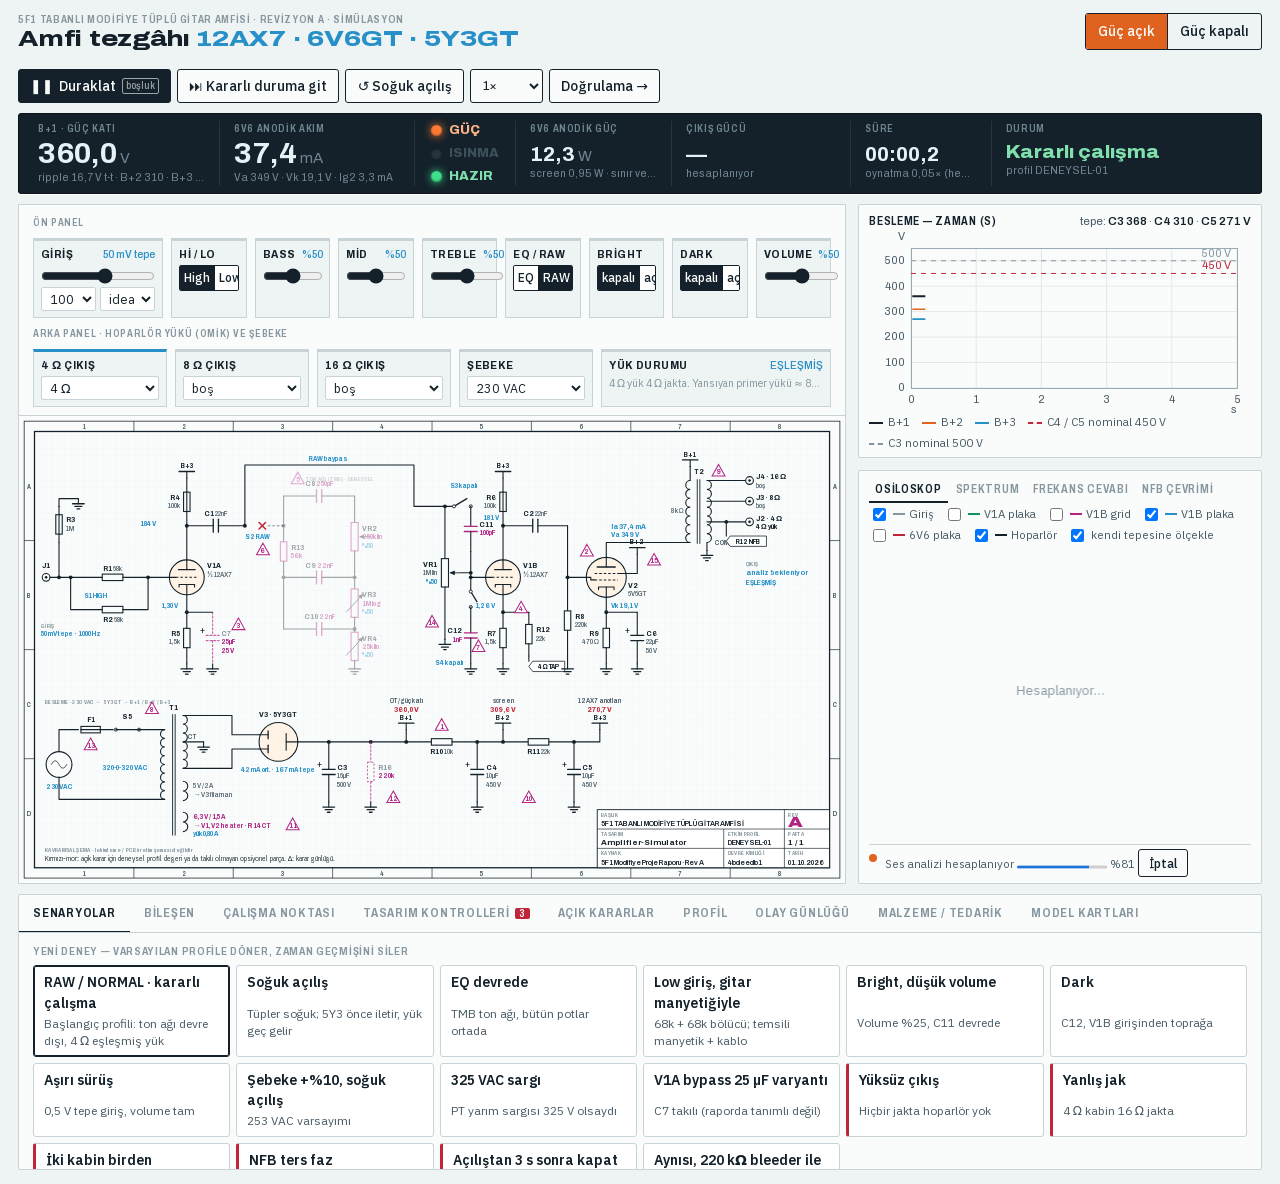
<file: index.html>
<!doctype html>
<html lang="tr">
<head>
<meta charset="utf-8">
<meta name="viewport" content="width=device-width,initial-scale=1">
<title>Amfi Tezgâhı — 5F1 Modifiye</title>
<link rel="stylesheet" href="assets/amp.css?v=20261001-h">
</head>
<body>
<div class="app chargeApp" id="app">

  <header class="top">
    <div class="title">
      <div class="eyebrow">5F1 tabanlı modifiye tüplü gitar amfisi · Revizyon A · simülasyon</div>
      <h1>Amfi tezgâhı <span>12AX7 · 6V6GT · 5Y3GT</span></h1>
    </div>

    <div class="req" role="group" aria-label="Şebeke anahtarı">
      <button data-power="on" aria-pressed="true" title="S5 kapalı kontak: şebeke bağlı (P)">Güç açık</button>
      <button data-power="off" aria-pressed="false" title="S5 açık kontak: şebeke kesik (P)">Güç kapalı</button>
    </div>

    <div class="transport">
      <button class="btn primary" id="play"><span id="playIcon">❚❚</span> <span id="playText">Duraklat</span> <span class="k">boşluk</span></button>
      <button class="btn" id="toSteady" title="Zaman geçmişini silmeden kararlı duruma kadar hızlı ilerler (E)">⏭ Kararlı duruma git</button>
      <button class="btn" id="cold" title="Yeni deney: t = 0, tüpler soğuk, kapasitörler boş. Zaman geçmişi silinir (R)">↺ Soğuk açılış</button>
      <select class="speed" id="speed" aria-label="Oynatma hızı" title="Hız yalnızca oynatmayı değiştirir; elektrik sonucunu değiştirmez">
        <option value="0.25">0,25×</option><option value="1" selected>1×</option><option value="4">4×</option><option value="16">16×</option>
      </select>
      <a class="btn" href="dogrulama.html">Doğrulama →</a>
    </div>
  </header>

  <section class="display" aria-label="Anlık değerler">
    <div class="rd"><span class="tag">B+1 · güç katı</span><div class="num" id="rB1">—</div><div class="sub" id="rB1s">—</div></div>
    <div class="rd"><span class="tag">6V6 anodik akım</span><div class="num" id="rIa">—</div><div class="sub" id="rIas">—</div></div>
    <div class="leds" aria-label="Çalışma durumu">
      <div class="led pwr" id="ledPwr"><i></i>GÜÇ</div>
      <div class="led warm" id="ledWarm"><i></i>ISINMA</div>
      <div class="led rdy" id="ledRdy"><i></i>HAZIR</div>
    </div>
    <div class="rd mid"><span class="tag">6V6 anodik güç</span><div class="num" id="rPa">—</div><div class="sub" id="rPas">—</div></div>
    <div class="rd mid"><span class="tag">Çıkış gücü</span><div class="num" id="rPo">—</div><div class="sub" id="rPos">—</div></div>
    <div class="rd mid"><span class="tag">Süre</span><div class="num" id="rt">—</div><div class="sub" id="rts">—</div></div>
    <div class="rd state" id="rStateBox"><span class="tag">Durum</span><div class="num" id="rState">—</div><div class="sub" id="rStates">—</div></div>
  </section>

  <main class="main">
    <section class="schematic-panel" aria-label="Kontroller ve devre şeması">
      <div class="amp-panel" id="ampPanel"></div>
      <div class="sheet" id="sheet" aria-label="Devre şeması"></div>
    </section>

    <section class="plots">
      <div class="plot">
        <div class="plot-head">
          <span class="eyebrow">Besleme — zaman (s)</span>
          <span class="mrow" id="supplyNote"></span>
        </div>
        <div class="plotbox"><canvas id="chSupply" aria-label="B+ gerilimleri grafiği"></canvas></div>
        <div class="keys">
          <span><i style="color:var(--ink)"></i>B+1</span><span><i style="color:var(--cc)"></i>B+2</span><span><i style="color:var(--a28)"></i>B+3</span>
          <span><i class="dash" style="color:var(--fault)"></i>C4 / C5 nominal 450 V</span><span><i class="dash" style="color:var(--ink-3)"></i>C3 nominal 500 V</span>
        </div>
      </div>
      <div class="plot tall">
        <div class="plot-head">
          <div class="seg" role="group" aria-label="Analiz grafiği">
            <button data-view="scope" aria-pressed="true">Osiloskop</button>
            <button data-view="spec" aria-pressed="false">Spektrum</button>
            <button data-view="freq" aria-pressed="false">Frekans cevabı</button>
            <button data-view="nfb" aria-pressed="false">NFB çevrimi</button>
          </div>
        </div>
        <div class="scope-opts" id="viewOpts"></div>
        <div class="plotbox"><canvas id="chView" aria-label="Analiz grafiği"></canvas></div>
        <div class="mrow" id="viewMeas"></div>
        <div class="astat" id="astat" role="status"><span class="dotst"></span><span id="astatText">—</span></div>
      </div>
    </section>
  </main>

  <section class="drawer">
    <div class="tabs" role="tablist">
      <button class="tab" role="tab" data-tab="scen" aria-selected="true">Senaryolar</button>
      <button class="tab" role="tab" data-tab="part" aria-selected="false">Bileşen</button>
      <button class="tab" role="tab" data-tab="op" aria-selected="false">Çalışma noktası</button>
      <button class="tab" role="tab" data-tab="checks" aria-selected="false">Tasarım kontrolleri<span class="cnt" id="checkCnt" hidden></span></button>
      <button class="tab" role="tab" data-tab="dec" aria-selected="false">Açık kararlar</button>
      <button class="tab" role="tab" data-tab="prof" aria-selected="false">Profil</button>
      <button class="tab" role="tab" data-tab="log" aria-selected="false">Olay günlüğü</button>
      <button class="tab" role="tab" data-tab="bom" aria-selected="false">Malzeme / tedarik</button>
      <button class="tab" role="tab" data-tab="cards" aria-selected="false">Model kartları</button>
    </div>
    <div class="panel" data-panel="scen"><div class="scen" id="scenList"></div></div>
    <div class="panel" data-panel="part" hidden><div id="inspector"></div></div>
    <div class="panel" data-panel="op" hidden><div id="opTable"></div></div>
    <div class="panel" data-panel="checks" hidden><div id="checksBox"></div></div>
    <div class="panel" data-panel="dec" hidden><div id="decList"></div></div>
    <div class="panel" data-panel="prof" hidden><div id="profBox"></div></div>
    <div class="panel" data-panel="log" hidden><div class="exports" id="exports"></div><div class="log" id="log"></div></div>
    <div class="panel" data-panel="bom" hidden><div id="bom"></div></div>
    <div class="panel" data-panel="cards" hidden><div id="cards"></div></div>
  </section>
</div>

<script src="assets/units.js?v=20261001-h"></script>
<script src="assets/mna.js?v=20261001-h"></script>
<script src="assets/tubes.js?v=20261001-h"></script>
<script src="assets/circuit-5f1.js?v=20261001-h"></script>
<script src="assets/dsp.js?v=20261001-h"></script>
<script src="assets/amp-model.js?v=20261001-h"></script>
<script src="assets/bom-amp.js?v=20261001-h"></script>
<script src="assets/schematic-amp.js?v=20261001-h"></script>
<script src="assets/charts.js?v=20261001-h"></script>
<script src="assets/scenarios-amp.js?v=20261001-h"></script>
<script src="assets/ui-core.js?v=20261001-h"></script>
<script src="assets/ui-analysis.js?v=20261001-h"></script>
<script src="assets/ui-panels.js?v=20261001-h"></script>
<script>Bench.start();</script>
</body>
</html>
</file>
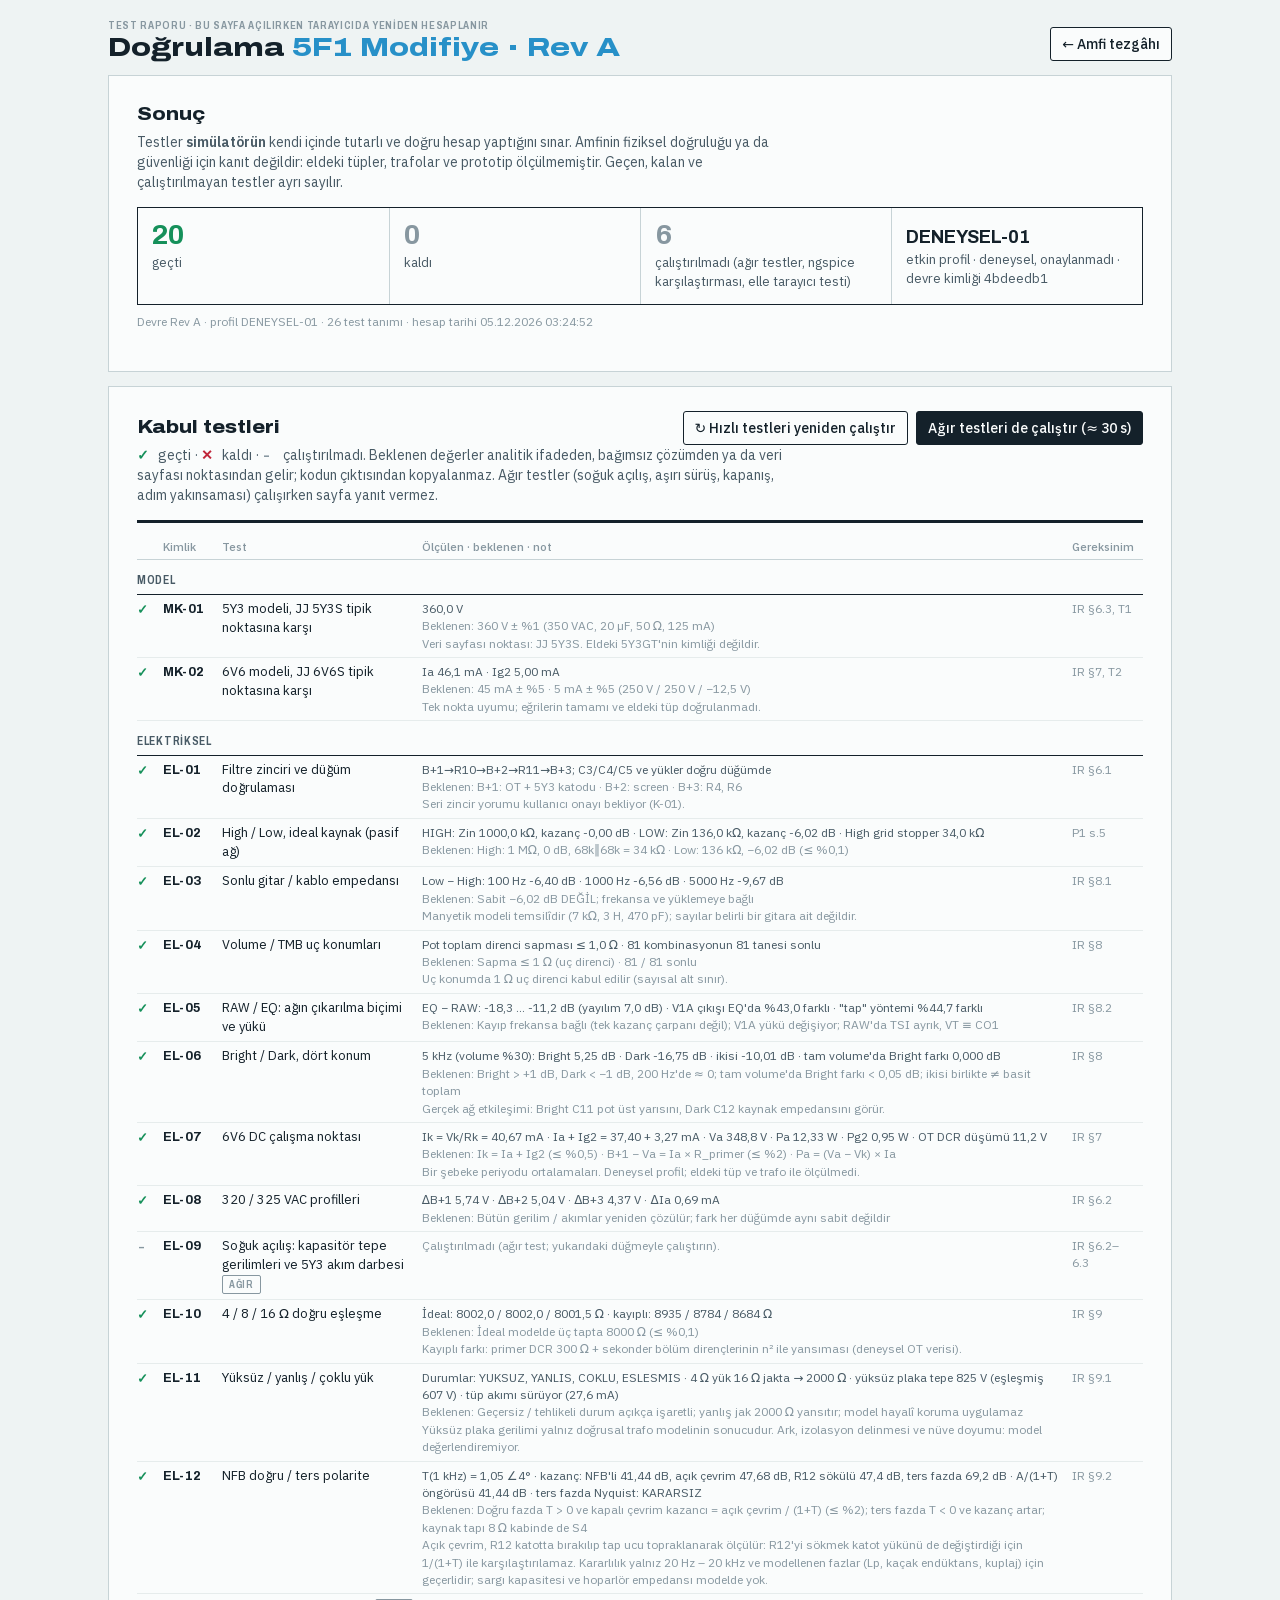
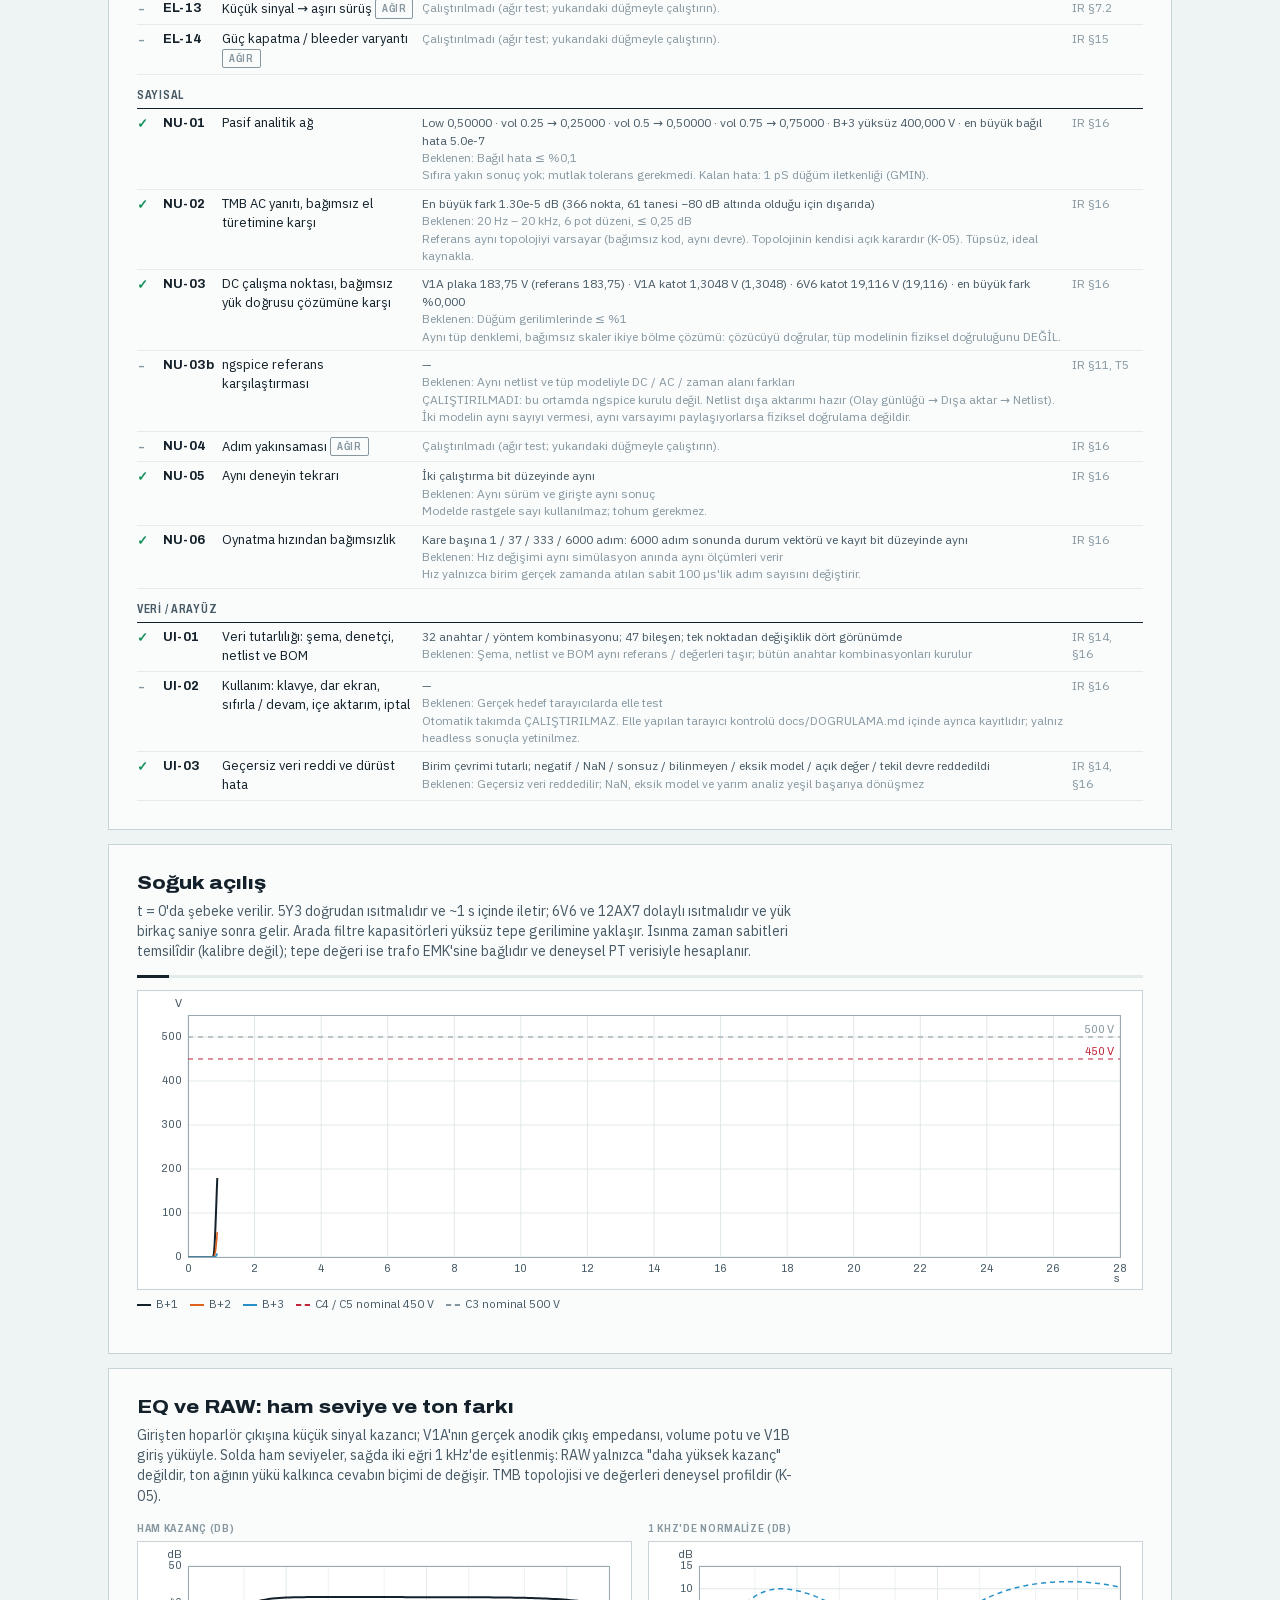
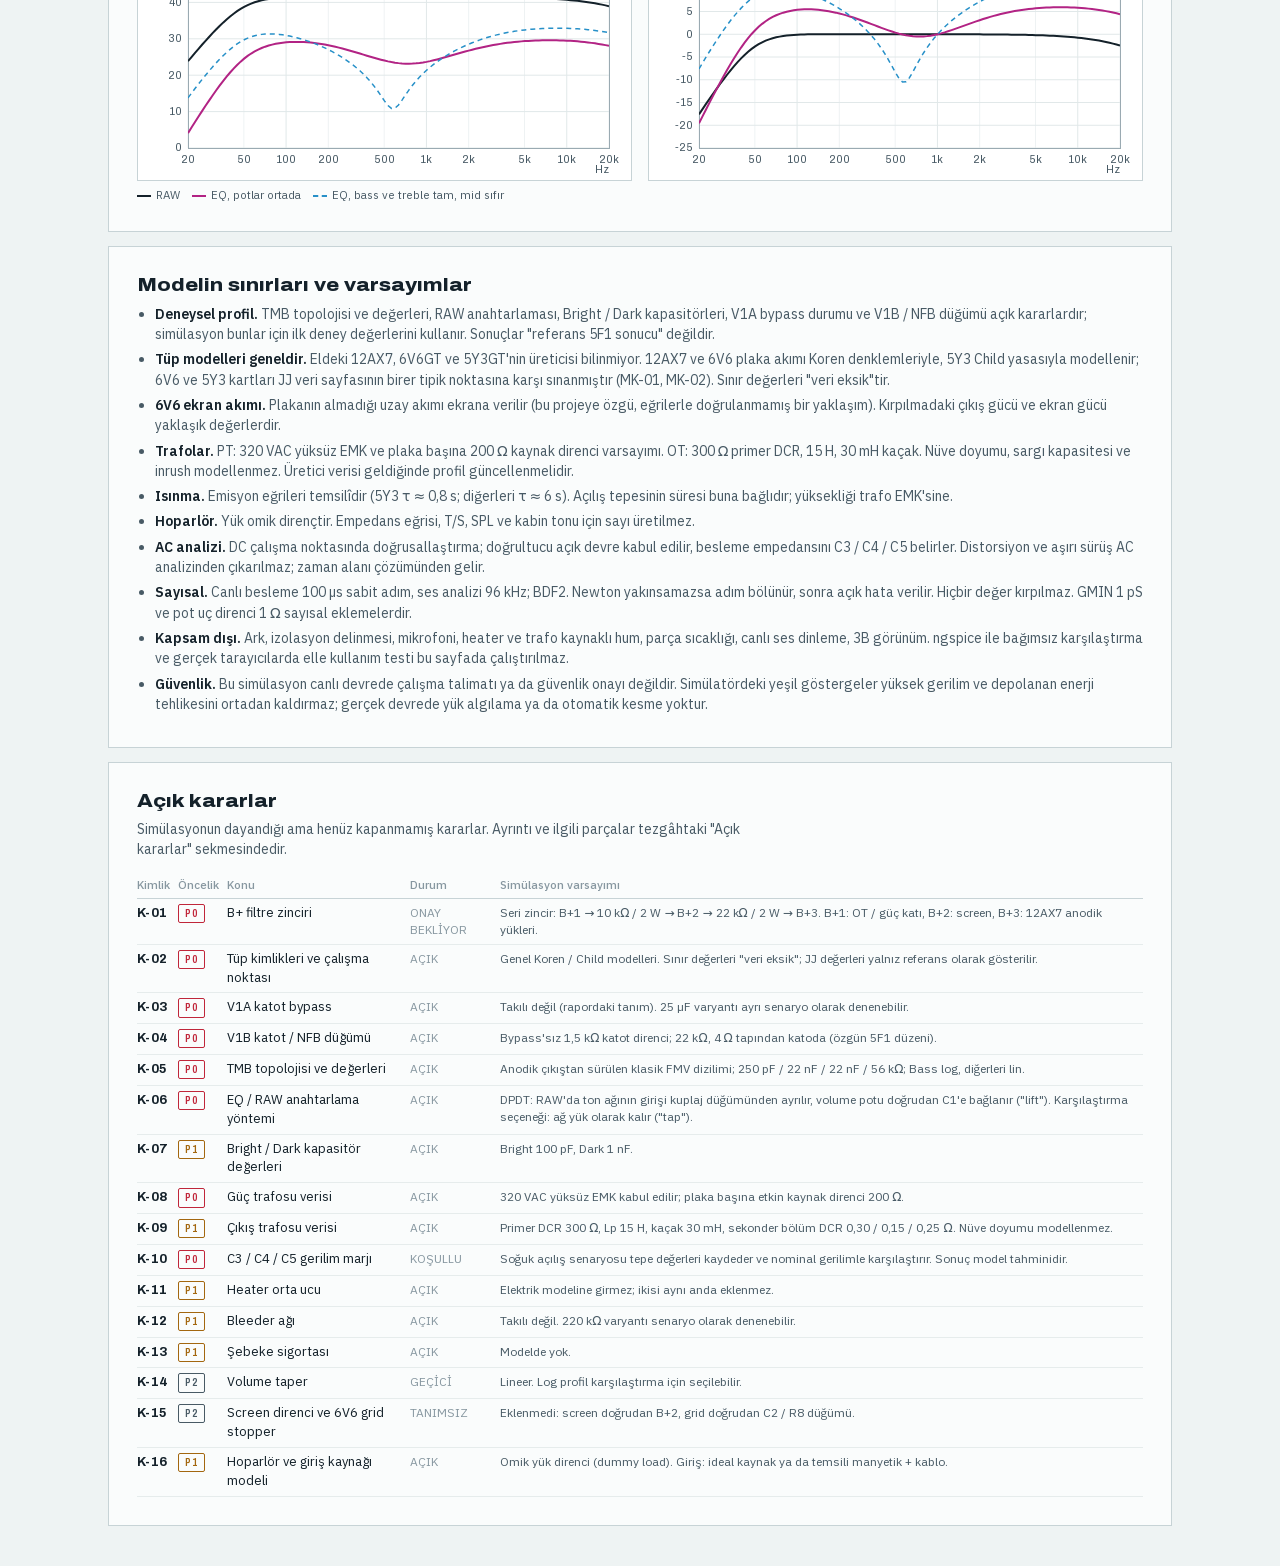
<file: dogrulama.html>
<!doctype html>
<html lang="tr">
<head>
<meta charset="utf-8">
<meta name="viewport" content="width=device-width,initial-scale=1">
<title>Doğrulama — 5F1 Modifiye</title>
<link rel="stylesheet" href="assets/amp.css?v=20261001-h">
<style>
  body { background: var(--paper); }
  .doc { max-width: 1100px; margin: 0 auto; padding: 18px 18px 40px; }
  .doc-top { display: flex; justify-content: space-between; align-items: flex-end; gap: 16px; flex-wrap: wrap; margin-bottom: 14px; }
  .doc-top h1 { margin: 0; font-family: var(--font-display); font-stretch: 125%; font-weight: 800; font-size: 26px; line-height: 1.05; }
  .doc-top h1 span { color: var(--a28); }
  .page { background: var(--sheet); border: 1px solid var(--rule); padding: 24px 28px 28px; }
  .page + .page { margin-top: 14px; }
  .page h2 { margin: 0 0 4px; font-family: var(--font-display); font-stretch: 112%; font-weight: 800; font-size: 19px; }
  .page .lead { color: var(--ink-2); margin: 0 0 14px; max-width: 82ch; }
  .verdict-box { display: grid; grid-template-columns: repeat(4, minmax(0, 1fr)); border: 1.5px solid var(--ink); }
  .verdict-box > div { padding: 12px 14px; border-left: 1px solid var(--rule); }
  .verdict-box > div:first-child { border-left: 0; }
  .verdict-box .big { font-family: var(--font-data); font-weight: 700; font-size: 28px; line-height: 1.1; font-variant-numeric: tabular-nums; }
  .verdict-box .big.bad { color: var(--fault); } .verdict-box .big.ok { color: var(--cv); } .verdict-box .big.dim { color: var(--ink-3); }
  .verdict-box p { margin: 4px 0 0; font-size: 13px; color: var(--ink-2); }
  .chartbox { height: 300px; border: 1px solid var(--rule); background: #fff; position: relative; }
  .chartbox canvas { position: absolute; inset: 6px 8px; width: calc(100% - 16px); height: calc(100% - 12px); display: block; }
  .matrix td { font-size: 13px; }
  .matrix td.id { font-family: var(--font-data); font-weight: 700; white-space: nowrap; }
  .matrix .nums { color: var(--ink-2); font-size: 12px; }
  .matrix .exp { color: var(--ink-3); font-size: 12px; }
  .matrix tr.grp th { padding-top: 12px; font-family: var(--font-display); font-stretch: 75%; font-weight: 650; text-transform: uppercase; letter-spacing: .06em; font-size: 12px; color: var(--ink-2); border-bottom: 1.5px solid var(--ink); }
  .mk { font-family: var(--font-mono); font-weight: 700; width: 18px; display: inline-block; }
  .mk.pass { color: var(--cv); } .mk.fail { color: var(--fault); } .mk.notrun { color: var(--ink-3); }
  .progress { height: 3px; background: var(--grid); margin: 8px 0 12px; } .progress i { display: block; height: 100%; width: 0; background: var(--ink); transition: width .2s; }
  ul.assume { margin: 0; padding-left: 18px; color: var(--ink-2); } ul.assume li { margin: 5px 0; } ul.assume b { color: var(--ink); }
  .keys { margin-top: 6px; }
  .two { display: grid; grid-template-columns: 1fr 1fr; gap: 16px; }
  .actions { display: flex; gap: 8px; flex-wrap: wrap; align-items: center; }
  @media (max-width: 760px) {
    .page { padding: 18px 16px; }
    .verdict-box, .two { grid-template-columns: minmax(0, 1fr); }
    .verdict-box > div { border-left: 0; border-top: 1px solid var(--rule); }
    .table-scroll { overflow-x: auto; }
  }
</style>
</head>
<body>
<div class="doc">
  <div class="doc-top">
    <div>
      <div class="eyebrow" style="font-size:11px;color:var(--ink-3)">Test raporu · bu sayfa açılırken tarayıcıda yeniden hesaplanır</div>
      <h1>Doğrulama <span>5F1 Modifiye · Rev A</span></h1>
    </div>
    <a class="btn" href="index.html">← Amfi tezgâhı</a>
  </div>

  <section class="page">
    <h2>Sonuç</h2>
    <p class="lead">Testler <b>simülatörün</b> kendi içinde tutarlı ve doğru hesap yaptığını sınar. Amfinin fiziksel doğruluğu ya da güvenliği için kanıt değildir: eldeki tüpler, trafolar ve prototip ölçülmemiştir. Geçen, kalan ve çalıştırılmayan testler ayrı sayılır.</p>
    <div class="verdict-box" id="verdict"></div>
    <p class="hint" id="meta" style="margin-top:8px"></p>
  </section>

  <section class="page">
    <div style="display:flex;justify-content:space-between;align-items:baseline;gap:10px;flex-wrap:wrap">
      <h2>Kabul testleri</h2>
      <div class="actions"><button class="btn" id="rerun">↻ Hızlı testleri yeniden çalıştır</button><button class="btn primary" id="heavy">Ağır testleri de çalıştır (≈ 30 s)</button></div>
    </div>
    <p class="lead"><span class="mk pass">✓</span> geçti · <span class="mk fail">✕</span> kaldı · <span class="mk notrun">–</span> çalıştırılmadı. Beklenen değerler analitik ifadeden, bağımsız çözümden ya da veri sayfası noktasından gelir; kodun çıktısından kopyalanmaz. Ağır testler (soğuk açılış, aşırı sürüş, kapanış, adım yakınsaması) çalışırken sayfa yanıt vermez.</p>
    <div class="progress"><i id="prog"></i></div>
    <div class="table-scroll"><table class="matrix" id="matrix"></table></div>
  </section>

  <section class="page">
    <h2>Soğuk açılış</h2>
    <p class="lead">t = 0'da şebeke verilir. 5Y3 doğrudan ısıtmalıdır ve ~1 s içinde iletir; 6V6 ve 12AX7 dolaylı ısıtmalıdır ve yük birkaç saniye sonra gelir. Arada filtre kapasitörleri yüksüz tepe gerilimine yaklaşır. Isınma zaman sabitleri temsilîdir (kalibre değil); tepe değeri ise trafo EMK'sine bağlıdır ve deneysel PT verisiyle hesaplanır.</p>
    <div class="progress"><i id="coldProg"></i></div>
    <div class="chartbox"><canvas id="chCold"></canvas></div>
    <div class="keys"><span><i style="color:var(--ink)"></i>B+1</span><span><i style="color:var(--cc)"></i>B+2</span><span><i style="color:var(--a28)"></i>B+3</span><span><i class="dash" style="color:var(--fault)"></i>C4 / C5 nominal 450 V</span><span><i class="dash" style="color:var(--ink-3)"></i>C3 nominal 500 V</span></div>
    <div class="table-scroll" style="margin-top:12px"><table class="matrix" id="coldTable"></table></div>
  </section>

  <section class="page">
    <h2>EQ ve RAW: ham seviye ve ton farkı</h2>
    <p class="lead">Girişten hoparlör çıkışına küçük sinyal kazancı; V1A'nın gerçek anodik çıkış empedansı, volume potu ve V1B giriş yüküyle. Solda ham seviyeler, sağda iki eğri 1 kHz'de eşitlenmiş: RAW yalnızca "daha yüksek kazanç" değildir, ton ağının yükü kalkınca cevabın biçimi de değişir. TMB topolojisi ve değerleri deneysel profildir (K-05).</p>
    <div class="two">
      <div><div class="h4" style="margin-bottom:4px">Ham kazanç (dB)</div><div class="chartbox" style="height:240px"><canvas id="chEq"></canvas></div></div>
      <div><div class="h4" style="margin-bottom:4px">1 kHz'de normalize (dB)</div><div class="chartbox" style="height:240px"><canvas id="chEqN"></canvas></div></div>
    </div>
    <div class="keys"><span><i style="color:var(--ink)"></i>RAW</span><span><i style="color:var(--redline)"></i>EQ, potlar ortada</span><span><i class="dash" style="color:var(--a28)"></i>EQ, bass ve treble tam, mid sıfır</span></div>
  </section>

  <section class="page">
    <h2>Modelin sınırları ve varsayımlar</h2>
    <ul class="assume" id="assume"></ul>
  </section>

  <section class="page">
    <h2>Açık kararlar</h2>
    <p class="lead">Simülasyonun dayandığı ama henüz kapanmamış kararlar. Ayrıntı ve ilgili parçalar tezgâhtaki "Açık kararlar" sekmesindedir.</p>
    <div class="table-scroll"><table class="matrix" id="decisions"></table></div>
  </section>
</div>

<script src="assets/units.js?v=20261001-h"></script>
<script src="assets/mna.js?v=20261001-h"></script>
<script src="assets/tubes.js?v=20261001-h"></script>
<script src="assets/circuit-5f1.js?v=20261001-h"></script>
<script src="assets/dsp.js?v=20261001-h"></script>
<script src="assets/amp-model.js?v=20261001-h"></script>
<script src="assets/bom-amp.js?v=20261001-h"></script>
<script src="assets/schematic-amp.js?v=20261001-h"></script>
<script src="assets/charts.js?v=20261001-h"></script>
<script src="assets/tests-amp.js?v=20261001-h"></script>
<script>
(function () {
  'use strict';
  const $ = id => document.getElementById(id), T = AmpTests, D = Design, num = Units.num;
  const cssv = n => getComputedStyle(document.documentElement).getPropertyValue(n).trim();
  const esc = s => String(s == null ? '' : s).replace(/&/g, '&amp;').replace(/</g, '&lt;');
  const MARK = { pass: '✓', fail: '✕', notrun: '–' };
  const results = new Map();
  let ctx = T.makeCtx(), busy = false;

  function renderMatrix() {
    let html = '<tr><th></th><th>Kimlik</th><th>Test</th><th>Ölçülen · beklenen · not</th><th>Gereksinim</th></tr>', g = null;
    for (const t of T.TESTS) {
      if (t.group !== g) { g = t.group; html += `<tr class="grp"><th colspan="5">${g}</th></tr>`; }
      const r = results.get(t.id);
      const st = r ? r.status : 'notrun';
      html += `<tr><td><span class="mk ${st}">${MARK[st]}</span></td><td class="id">${t.id}</td><td>${esc(t.title)}${t.heavy ? ' <span class="chip notrun">ağır</span>' : ''}</td>` +
        `<td>${r ? `<div class="nums">${esc(r.measured)}</div><div class="exp">Beklenen: ${esc(r.expected)}</div>${r.note ? `<div class="exp">${esc(r.note)}</div>` : ''}` : `<span class="exp">${t.heavy ? 'Çalıştırılmadı (ağır test; yukarıdaki düğmeyle çalıştırın).' : 'Sırada…'}</span>`}</td><td class="exp">${esc(t.req)}</td></tr>`;
    }
    $('matrix').innerHTML = html;
    const all = T.TESTS.map(t => (results.get(t.id) || { status: 'notrun' }).status), n = s => all.filter(x => x === s).length;
    $('verdict').innerHTML =
      `<div><div class="big ok">${n('pass')}</div><p>geçti</p></div>` +
      `<div><div class="big ${n('fail') ? 'bad' : 'dim'}">${n('fail')}</div><p>kaldı</p></div>` +
      `<div><div class="big dim">${n('notrun')}</div><p>çalıştırılmadı (ağır testler, ngspice karşılaştırması, elle tarayıcı testi)</p></div>` +
      `<div><div class="big" style="font-size:18px;padding-top:8px">${D.PROFILE_DEFAULT.id}</div><p>etkin profil · deneysel, onaylanmadı · devre kimliği ${D.designHash(D.cloneProfile())}</p></div>`;
  }
  function runTests(includeHeavy) {
    if (busy) return; busy = true;
    const list = T.TESTS.filter(t => includeHeavy || !t.heavy);
    let i = 0;
    const next = () => {
      if (i >= list.length) { busy = false; $('prog').style.width = '100%'; return; }
      const t = list[i++];
      results.set(t.id, T.runOne(t, ctx));
      $('prog').style.width = (100 * i / list.length) + '%';
      renderMatrix();
      setTimeout(next, 30);
    };
    renderMatrix(); setTimeout(next, 60);
  }
  $('rerun').addEventListener('click', () => { ctx = T.makeCtx(); results.clear(); $('prog').style.width = '0'; runTests(false); });
  $('heavy').addEventListener('click', () => { runTests(true); });

  // --- Soğuk açılış (dilimler hâlinde; sayfa kilitlenmez) ---
  function coldStart() {
    const P = D.cloneProfile(), st = Amp.defaultState(), sim = new Amp.Sim(P, st), total = 28;
    const ch = new LineChart($('chCold'), { xLabel: 's', minSpan: total, xDigits: 2, tipW: 130, left: { min: 0, max: 550, label: 'V', step: 100 },
      series: [{ key: 'B1', color: cssv('--ink'), label: 'B+1', digits: 1 }, { key: 'B2', color: cssv('--cc'), label: 'B+2', digits: 1, width: 1.6 }, { key: 'B3', color: cssv('--a28'), label: 'B+3', digits: 1, width: 1.6 }],
      refLines: [{ axis: 'left', value: 450, color: cssv('--fault'), label: '450 V', right: true }, { axis: 'left', value: 500, color: cssv('--ink-3'), label: '500 V', right: true }] });
    const tick = () => {
      const t0 = performance.now();
      while (performance.now() - t0 < 25 && sim.t < total && !sim.error) sim.step(400);
      $('coldProg').style.width = (100 * sim.t / total) + '%';
      ch.draw(sim.history, { xMin: 0, xMax: total });
      if (sim.t < total && !sim.error) return setTimeout(tick, 0);
      const pk = sim.peaks.cap, w = sim.win, row = (id) => { const c = D.BY_ID[id], v = pk[id], r = c.rating.V, lv = v > r ? 'fail' : v > 0.9 * r ? 'notrun' : 'pass'; return `<tr><td><span class="mk ${lv}">${v > r ? '✕' : v > 0.9 * r ? '!' : '✓'}</span></td><td class="id">${id}</td><td>${esc(c.fn)}</td><td class="nums">tepe ${num(v, 0)} V / nominal ${r} V (%${num(100 * v / r, 0)})</td></tr>`; };
      $('coldTable').innerHTML = sim.error ? `<tr><td>Çözücü hatası: ${esc(sim.error.msg)}. Sonuç yok.</td></tr>` :
        '<tr><th></th><th>Parça</th><th>Görev</th><th>Tasarım bulgusu (model tahmini)</th></tr>' + ['C3', 'C4', 'C5'].map(row).join('') +
        `<tr><td></td><td class="id">V3</td><td>5Y3 plaka akımı</td><td class="nums">tepe ${num(sim.peaks.iRectPk * 1000, 0)} mA / plaka · sınır: veri eksik</td></tr>` +
        `<tr><td></td><td class="id">—</td><td>28 s sonunda</td><td class="nums">B+1 ${num(w.B1, 1)} V · B+2 ${num(w.B2, 1)} V · B+3 ${num(w.B3, 1)} V · 6V6 Ia ${num(w.ia * 1000, 1)} mA · Pa ${num(w.pa, 1)} W</td></tr>` +
        `<tr><td colspan="4" class="exp">İdeal yüksüz tepe örnekleri (inceleme raporu §6.2): ${Amp.idealPeaks(P).map(p => `${p.name} → ${num(p.v, 1)} V`).join(' · ')}. Bunlar B+ tahmini değil, marjı sorgulayan sınır örnekleridir.</td></tr>`;
    };
    tick();
  }

  // --- EQ / RAW ---
  function eqCharts() {
    const P = D.cloneProfile(), fr = Amp.logspace(20, 20000, 121), s0 = Amp.defaultState();
    const base = Amp.steady(P, s0), op = Amp.dcOp(P, s0, base.win.B1);
    const curve = mod => { const st = Amp.defaultState(); mod(st); const o = Amp.dcOp(P, st, base.win.B1); return Amp.acSweep(P, st, fr, o).H('S4').mag.map(v => 20 * Math.log10(v)); };
    const raw = curve(() => {}), eq = curve(s => { s.sw.S2 = 'EQ'; }), eq2 = curve(s => { s.sw.S2 = 'EQ'; s.pots.VR3 = 1; s.pots.VR2 = 1; s.pots.VR4 = 0; });
    const k = fr.reduce((b, f, i) => (Math.abs(f - 1000) < Math.abs(fr[b] - 1000) ? i : b), 0);
    const mk = (norm) => fr.map((f, i) => ({ f, raw: raw[i] - (norm ? raw[k] : 0), eq: eq[i] - (norm ? eq[k] : 0), eq2: eq2[i] - (norm ? eq2[k] : 0) }));
    const series = [{ key: 'raw', color: cssv('--ink'), label: 'RAW', digits: 1 }, { key: 'eq', color: cssv('--redline'), label: 'EQ orta', digits: 1 }, { key: 'eq2', color: cssv('--a28'), label: 'EQ B/T tam', digits: 1, dash: [5, 4], width: 1.5 }];
    new LineChart($('chEq'), { xLabel: 'Hz', xLog: true, xDigits: 0, left: { min: 0, max: 50, label: 'dB', step: 10 }, series }).draw(mk(false), { xKey: 'f', xMin: 20, xMax: 20000 });
    new LineChart($('chEqN'), { xLabel: 'Hz', xLog: true, xDigits: 0, left: { min: -25, max: 15, label: 'dB', step: 5 }, series }).draw(mk(true), { xKey: 'f', xMin: 20, xMax: 20000 });
  }

  $('assume').innerHTML = [
    '<b>Deneysel profil.</b> TMB topolojisi ve değerleri, RAW anahtarlaması, Bright / Dark kapasitörleri, V1A bypass durumu ve V1B / NFB düğümü açık kararlardır; simülasyon bunlar için ilk deney değerlerini kullanır. Sonuçlar "referans 5F1 sonucu" değildir.',
    '<b>Tüp modelleri geneldir.</b> Eldeki 12AX7, 6V6GT ve 5Y3GT\'nin üreticisi bilinmiyor. 12AX7 ve 6V6 plaka akımı Koren denklemleriyle, 5Y3 Child yasasıyla modellenir; 6V6 ve 5Y3 kartları JJ veri sayfasının birer tipik noktasına karşı sınanmıştır (MK-01, MK-02). Sınır değerleri "veri eksik"tir.',
    '<b>6V6 ekran akımı.</b> Plakanın almadığı uzay akımı ekrana verilir (bu projeye özgü, eğrilerle doğrulanmamış bir yaklaşım). Kırpılmadaki çıkış gücü ve ekran gücü yaklaşık değerlerdir.',
    '<b>Trafolar.</b> PT: 320 VAC yüksüz EMK ve plaka başına 200 Ω kaynak direnci varsayımı. OT: 300 Ω primer DCR, 15 H, 30 mH kaçak. Nüve doyumu, sargı kapasitesi ve inrush modellenmez. Üretici verisi geldiğinde profil güncellenmelidir.',
    '<b>Isınma.</b> Emisyon eğrileri temsilîdir (5Y3 τ ≈ 0,8 s; diğerleri τ ≈ 6 s). Açılış tepesinin süresi buna bağlıdır; yüksekliği trafo EMK\'sine.',
    '<b>Hoparlör.</b> Yük omik dirençtir. Empedans eğrisi, T/S, SPL ve kabin tonu için sayı üretilmez.',
    '<b>AC analizi.</b> DC çalışma noktasında doğrusallaştırma; doğrultucu açık devre kabul edilir, besleme empedansını C3 / C4 / C5 belirler. Distorsiyon ve aşırı sürüş AC analizinden çıkarılmaz; zaman alanı çözümünden gelir.',
    '<b>Sayısal.</b> Canlı besleme 100 µs sabit adım, ses analizi 96 kHz; BDF2. Newton yakınsamazsa adım bölünür, sonra açık hata verilir. Hiçbir değer kırpılmaz. GMIN 1 pS ve pot uç direnci 1 Ω sayısal eklemelerdir.',
    '<b>Kapsam dışı.</b> Ark, izolasyon delinmesi, mikrofoni, heater ve trafo kaynaklı hum, parça sıcaklığı, canlı ses dinleme, 3B görünüm. ngspice ile bağımsız karşılaştırma ve gerçek tarayıcılarda elle kullanım testi bu sayfada çalıştırılmaz.',
    '<b>Güvenlik.</b> Bu simülasyon canlı devrede çalışma talimatı ya da güvenlik onayı değildir. Simülatördeki yeşil göstergeler yüksek gerilim ve depolanan enerji tehlikesini ortadan kaldırmaz; gerçek devrede yük algılama ya da otomatik kesme yoktur.',
  ].map(x => `<li>${x}</li>`).join('');

  $('decisions').innerHTML = '<tr><th>Kimlik</th><th>Öncelik</th><th>Konu</th><th>Durum</th><th>Simülasyon varsayımı</th></tr>' +
    D.DECISIONS.map(d => `<tr><td class="id">${d.id}</td><td><span class="chip ${d.pri}">${d.pri}</span></td><td>${esc(d.title)}</td><td class="exp">${d.state}</td><td class="nums">${esc(d.sim)}</td></tr>`).join('');
  $('meta').textContent = `Devre ${D.REVISION.id} · profil ${D.PROFILE_DEFAULT.id} · ${T.TESTS.length} test tanımı · hesap tarihi ${new Date().toLocaleString('tr-TR')}`;

  renderMatrix();
  setTimeout(() => { eqCharts(); runTests(false); setTimeout(coldStart, 400); }, 50);
})();
</script>
</body>
</html>
</file>
<file: assets/amp.css>
@import url("fonts.css");

/* 5F1 Amfi tezgâhı. Temel düzen ve pafta stilleri Battery Lab Simulator'ın bench.css dosyasından
   uyarlanmıştır (kopya; özgün proje değişmedi). Amfiye özgü kurallar dosyanın sonundadır.
   ---- Tokenlar -------------------------------------------------------------
   Kâğıt / mürekkep: teknik çizim paftası.  Mavi: ölçüm / prob değerleri.
   Yeşil: hazır, turuncu: ısınma (tüp akkoru), kırmızı: tehlike / hata.
   Kırmızı-mor (redline): açık karar ve deneysel profil değeri.               */
:root {
  --paper: #eef3f3;
  --sheet: #fafcfc;
  --grid: #e3eaea;
  --ink: #14212a;
  --ink-2: #485a65;
  --ink-3: #8797a0;
  --rule: #c7d3d6;
  --a28: #2790c8;
  --a28-soft: #d6ebf6;
  --cv: #15905a;
  --cc: #e0621f;
  --fault: #c0263a;
  --redline: #b22384;
  --panel: #14212a;
  --panel-ink: #e6f1f6;
  --panel-dim: #6f8591;

  --c1: #2790c8;
  --c2: #e0621f;
  --c3: #15905a;

  --font-display: "Archivo", "Arial Narrow", sans-serif;
  --font-body: "IBM Plex Sans", system-ui, sans-serif;
  --font-data: "Archivo", "Arial Narrow", sans-serif;
  --font-mono: "B612 Mono", ui-monospace, "SF Mono", monospace;

  /* charts.js bunları okur */
  --text: var(--ink);
  --muted: var(--ink-2);
  --chart-grid: #e1e8e9;
  --chart-axis: #9aaab2;
  --tooltip-bg: rgba(250, 252, 252, .96);
}

* { box-sizing: border-box; }
html { color-scheme: light; }
body {
  margin: 0;
  background: var(--paper);
  color: var(--ink);
  font: 14px/1.45 var(--font-body);
  -webkit-font-smoothing: antialiased;
}
button, input, select { font: inherit; color: inherit; }
button { cursor: pointer; }
a { color: var(--a28); }
:focus-visible { outline: 2px solid var(--a28); outline-offset: 2px; }
[hidden] { display: none !important; }

.eyebrow, .tag, .tab, .th {
  font-family: var(--font-display);
  font-stretch: 75%;
  font-weight: 650;
  text-transform: uppercase;
  letter-spacing: .06em;
}

/* ---- Uygulama iskeleti ---------------------------------------------------- */
.app {
  display: grid;
  grid-template-rows: auto auto minmax(0, 1fr) auto;
  min-height: 100vh;
  max-width: 1680px;
  margin: 0 auto;
  padding: 0 18px 14px;
  gap: 10px;
}
/* Şarj paneli eklenince grafiklerin minimum yüksekliğini koru; sayfa kayabilir. */
.chargeApp { grid-template-rows: auto auto minmax(0, 1fr) auto; }
@media (min-height: 860px) and (min-width: 1180px) { .app:not(.chargeApp) { height: 100vh; } }

/* Altı mod, doğrudan devre paftasının üst kenarında. */
.schematic-panel { display: flex; flex-direction: column; min-width: 0; border: 1px solid var(--rule); background: var(--sheet); }
.schematic-panel .sheet { flex: 1; border: 0; border-top: 1px solid var(--rule); border-radius: 0; }
.charge-controls { padding: 12px 14px 9px; }
.charge-heading { display: flex; justify-content: space-between; align-items: baseline; gap: 12px; }
.charge-controls .eyebrow { font-size: 11px; }
.adapter-label { color: var(--ink-2); font-size: 11px; }
.charge-modes { display: grid; grid-template-columns: repeat(6, minmax(0, 1fr)); gap: 6px; margin: 9px 0 7px; }
.charge-modes button { display: flex; flex-direction: column; align-items: center; gap: 3px; padding: 9px 5px; background: var(--paper); border: 1px solid var(--rule); border-top: 3px solid var(--rule); }
.charge-modes button[aria-pressed="true"] { border-color: var(--a28); background: var(--a28-soft); }
.charge-modes strong { font-family: var(--font-display); font-size: 14px; }
.charge-modes span { font-size: 12px; white-space: nowrap; }
.charge-modes small { font-size: 10px; color: var(--ink-2); }
#chargeLimits { margin: 0; min-height: 18px; font-size: 11px; color: var(--ink-2); }
@media (max-width: 650px) { .charge-modes { grid-template-columns: repeat(3, minmax(0, 1fr)); } .charge-controls { padding: 10px; } }

/* Başlık */
.top {
  display: flex;
  align-items: center;
  gap: 18px;
  flex-wrap: wrap;
  padding-top: 12px;
}
.title { margin-right: auto; }
.title .eyebrow { font-size: 11px; color: var(--ink-3); }
.title h1 {
  margin: 0;
  font-family: var(--font-display);
  font-stretch: 125%;
  font-weight: 800;
  font-size: 22px;
  letter-spacing: -.01em;
  line-height: 1.05;
}
.title h1 span { color: var(--a28); }

.revswitch { display: flex; border: 1.5px solid var(--ink); border-radius: 3px; overflow: hidden; }
.revswitch button {
  border: 0; background: transparent; padding: 5px 12px 6px; text-align: left; line-height: 1.15;
}
.revswitch button + button { border-left: 1.5px solid var(--ink); }
.revswitch b { display: block; font-family: var(--font-display); font-stretch: 112%; font-weight: 800; font-size: 13px; }
.revswitch small { font-size: 11px; color: var(--ink-2); }
.revswitch button[aria-pressed="true"] { background: var(--ink); color: var(--sheet); }
.revswitch button[aria-pressed="true"] small { color: #b8c7cf; }
.revswitch button[data-rev="B"][aria-pressed="true"] { background: var(--redline); }

.transport { display: flex; gap: 6px; align-items: center; }
.btn {
  display: inline-flex; align-items: center; gap: 6px;
  border: 1.5px solid var(--ink); background: var(--sheet); border-radius: 3px;
  padding: 6px 11px; font-weight: 500; min-height: 34px; text-decoration: none; color: var(--ink);
}
.btn:hover { background: #fff; }
.btn.primary { background: var(--ink); color: var(--sheet); }
.btn.primary:hover { background: #22323d; }
.btn:disabled { opacity: .4; cursor: default; }
.btn .k { font-family: var(--font-data); font-stretch: 87%; font-size: 10px; opacity: .6; border: 1px solid currentColor; border-radius: 2px; padding: 0 3px; }
select.speed {
  border: 1.5px solid var(--ink); border-radius: 3px; background: var(--sheet); padding: 6px 8px; min-height: 34px;
  font-family: var(--font-data); font-size: 13px;
}

/* ---- Cihaz ekranı (okuma şeridi) ------------------------------------------ */
.display {
  display: grid;
  grid-template-columns: 1.2fr 1.3fr auto 1fr 1fr 1fr 1.6fr;
  background: var(--panel);
  color: var(--panel-ink);
  border-radius: 4px;
  padding: 8px 6px;
  box-shadow: inset 0 0 0 1px #0b141a, 0 1px 0 #fff;
}
.rd { padding: 0 14px; border-left: 1px solid #243540; min-width: 0; }
.rd:first-child { border-left: 0; }
.rd .tag { font-size: 10.5px; color: var(--panel-dim); display: block; }
.rd .num {
  font-family: var(--font-data); font-stretch: 100%; font-weight: 700; font-size: 30px; line-height: 1.08;
  font-variant-numeric: tabular-nums; letter-spacing: 0; white-space: nowrap;
}
.rd .num small { font-size: 15px; font-weight: 400; color: var(--panel-dim); margin-left: 3px; }
.rd.mid .num { font-size: 21px; padding-top: 6px; }
.rd .sub { font-family: var(--font-data); font-stretch: 87%; font-variant-numeric: tabular-nums; font-size: 11.5px; color: var(--panel-dim); white-space: nowrap; overflow: hidden; text-overflow: ellipsis; }
.leds { display: flex; flex-direction: column; justify-content: center; gap: 4px; padding: 0 16px; border-left: 1px solid #243540; }
.led { display: flex; align-items: center; gap: 7px; font-family: var(--font-display); font-stretch: 100%; font-weight: 800; font-size: 13px; color: #3c4f5a; }
.led i { width: 11px; height: 11px; border-radius: 50%; background: #25343d; box-shadow: inset 0 1px 2px #0008; }
.led.on.cv { color: #7fe0ae; } .led.on.cv i { background: #3ee08c; box-shadow: 0 0 9px #3ee08c, inset 0 -1px 2px #0005; }
.led.on.cc { color: #ffb487; } .led.on.cc i { background: #ff7a33; box-shadow: 0 0 9px #ff7a33, inset 0 -1px 2px #0005; }
.led.on.dsg { color: #ffe08a; } .led.on.dsg i { background: #ffd24a; box-shadow: 0 0 9px #ffd24a, inset 0 -1px 2px #0005; }
.rd.state .num { font-family: var(--font-display); font-stretch: 112%; font-weight: 800; font-size: 19px; padding-top: 5px; letter-spacing: 0; }
.rd.state.done .num { color: #7fe0ae; }
.rd.state.fault .num { color: #ff8a98; }
.rd.state.warn .num { color: #ffd08a; }

/* ---- Ana alan -------------------------------------------------------------- */
.main {
  display: grid;
  grid-template-columns: minmax(0, 2.05fr) minmax(320px, 1fr);
  gap: 12px;
  min-height: 0;
}
.sheet {
  background: var(--sheet);
  border: 1px solid var(--rule);
  border-radius: 2px;
  min-height: 0;
  display: flex;
  align-items: center;
  justify-content: center;
  overflow: hidden;
  position: relative;
}
.sheet svg { width: 100%; height: 100%; max-height: 100%; display: block; }

.plots { display: grid; grid-template-rows: minmax(0, 1fr) minmax(0, 1fr); gap: 12px; min-height: 0; }
.plot {
  background: var(--sheet); border: 1px solid var(--rule); border-radius: 2px;
  display: grid; grid-template-rows: auto minmax(0, 1fr) auto; padding: 8px 10px 6px; min-height: 210px;
}
.plot-head { display: flex; align-items: baseline; gap: 10px; justify-content: space-between; }
.plot-head .eyebrow { font-size: 12px; }
/* Canvas akış dışında: çizim tamponunun boyutu yerleşimi asla etkileyemez */
.plotbox { position: relative; min-height: 150px; min-width: 0; }
.plotbox canvas { position: absolute; inset: 0; width: 100%; height: 100%; display: block; }
.keys { display: flex; flex-wrap: wrap; gap: 4px 12px; font-size: 11.5px; color: var(--ink-2); }
.keys i { display: inline-block; width: 14px; height: 0; border-top: 2px solid; vertical-align: middle; margin-right: 5px; }
.keys i.dash { border-top-style: dashed; }
.keys i.ring { width: 8px; height: 8px; border: 1.5px solid; border-radius: 50%; }
.seg { display: inline-flex; gap: 2px; }
.seg button { border: 0; background: none; padding: 2px 6px; font-family: var(--font-display); font-stretch: 75%; font-weight: 650; text-transform: uppercase; letter-spacing: .06em; font-size: 12px; color: var(--ink-3); border-bottom: 2px solid transparent; }
.seg button[aria-pressed="true"] { color: var(--ink); border-bottom-color: var(--ink); }
label.chk { display: inline-flex; gap: 5px; align-items: center; font-size: 11.5px; color: var(--ink-2); }

/* ---- Alt çekmece ----------------------------------------------------------- */
.drawer { background: var(--sheet); border: 1px solid var(--rule); border-radius: 2px; display: grid; grid-template-rows: auto 1fr; }
.tabs { display: flex; gap: 0; border-bottom: 1px solid var(--rule); overflow-x: auto; }
.tab {
  border: 0; background: none; padding: 9px 14px 8px; font-size: 13px; color: var(--ink-3);
  border-bottom: 2.5px solid transparent; margin-bottom: -1px; white-space: nowrap;
}
.tab[aria-selected="true"] { color: var(--ink); border-bottom-color: var(--ink); }
.tab .cnt { font-family: var(--font-data); font-size: 10px; margin-left: 5px; padding: 0 4px; border-radius: 2px; background: var(--fault); color: #fff; }
.panel { padding: 10px 14px; height: 188px; overflow: auto; }
@media (max-height: 859px), (max-width: 1179px) { .panel { height: auto; max-height: none; } }

/* Senaryolar */
.scen { display: grid; grid-template-columns: repeat(auto-fill, minmax(190px, 1fr)); gap: 6px; }
.scen h4 { grid-column: 1 / -1; margin: 4px 0 0; }
.sc {
  text-align: left; border: 1px solid var(--rule); background: #fff; border-radius: 3px; padding: 6px 10px;
  display: grid; gap: 2px;
}
.sc:hover { border-color: var(--ink); }
.sc b { font-weight: 600; }
.sc span { font-size: 12px; color: var(--ink-2); }
.sc.fault { border-left: 3px solid var(--fault); }
.sc.active { border-color: var(--ink); box-shadow: inset 0 0 0 1px var(--ink); }
.h4 { font-family: var(--font-display); font-stretch: 75%; font-weight: 650; text-transform: uppercase; letter-spacing: .06em; font-size: 11.5px; color: var(--ink-3); }

/* Bileşen denetçisi */
.insp { display: grid; grid-template-columns: minmax(0, 1.2fr) minmax(0, 1fr); gap: 20px; }
.insp h3 { margin: 0 0 2px; font-family: var(--font-display); font-stretch: 112%; font-weight: 800; font-size: 17px; }
.insp .ref { font-family: var(--font-data); font-size: 12px; color: var(--ink-3); }
.insp p { margin: 6px 0; max-width: 70ch; }
.insp .why { border-left: 3px solid var(--redline); padding: 4px 10px; background: #fbf1f8; }
.insp .why.a { border-left-color: var(--fault); background: #fcf0f1; }
.kv { display: grid; grid-template-columns: auto 1fr; gap: 3px 14px; font-size: 13px; align-content: start; }
.kv dt { color: var(--ink-2); }
.kv dd { margin: 0; font-family: var(--font-data); font-variant-numeric: tabular-nums; }
.field { display: flex; justify-content: space-between; align-items: center; gap: 10px; padding: 3px 0; font-size: 13px; }
.field input[type="number"], .field select {
  width: 92px; border: 1px solid var(--rule); border-radius: 2px; padding: 3px 6px; background: #fff;
  font-family: var(--font-data); font-size: 12.5px;
}
.field select { width: 200px; font-family: var(--font-body); }
.field input[type="checkbox"] { width: 16px; height: 16px; accent-color: var(--ink); }
.hint { color: var(--ink-3); font-size: 12px; }

/* Arduino */
.ard { display: grid; grid-template-columns: 250px minmax(0, 1fr) minmax(0, 1fr); gap: 18px; align-items: start; }
.lcd {
  background: #9fbf62; color: #1c2a0c; border-radius: 3px; padding: 9px 11px;
  font: 700 17px/1.3 var(--font-mono); letter-spacing: .05em; box-shadow: inset 0 0 0 5px #243200, inset 0 0 14px #5f7d24;
}
.lcd div { white-space: pre; }
.lcd.dark { background: #3b4a2a; box-shadow: inset 0 0 0 5px #1a2400; }
.fsm { display: flex; flex-wrap: wrap; gap: 4px; }
.fsm span { font-family: var(--font-mono); font-size: 11px; padding: 3px 6px; border: 1px solid var(--rule); border-radius: 2px; color: var(--ink-3); }
.fsm span.on { background: var(--ink); color: #fff; border-color: var(--ink); }
.fsm span.on.bad { background: var(--fault); border-color: var(--fault); }
.why-now { font-family: var(--font-data); font-stretch: 87%; font-variant-numeric: tabular-nums; font-size: 12px; white-space: pre-wrap; margin: 8px 0 0; color: var(--ink-2); }

table { border-collapse: collapse; width: 100%; font-size: 13px; }
th { text-align: left; font-weight: 500; color: var(--ink-3); font-size: 11.5px; border-bottom: 1px solid var(--rule); padding: 4px 8px 4px 0; }
td { border-bottom: 1px solid #e6ecec; padding: 5px 8px 5px 0; vertical-align: top; }
td.n { font-family: var(--font-data); font-variant-numeric: tabular-nums; white-space: nowrap; }
td.lv { width: 22px; font-weight: 800; font-family: var(--font-data); }
td.lv.ok { color: var(--cv); } td.lv.warn { color: #b7791f; } td.lv.bad { color: var(--fault); }
td.note { color: var(--ink-2); font-size: 12.5px; }

/* Parametreler */
.params { display: grid; grid-template-columns: repeat(auto-fill, minmax(250px, 1fr)); gap: 6px 26px; }
.params fieldset { border: 0; border-top: 1.5px solid var(--ink); margin: 0; padding: 4px 0 0; min-width: 0; }
.params legend { font-family: var(--font-display); font-stretch: 75%; font-weight: 650; text-transform: uppercase; letter-spacing: .06em; font-size: 11.5px; padding: 0 6px 0 0; }
.init { display: grid; grid-template-columns: 40px repeat(3, 1fr); gap: 4px 6px; align-items: center; font-size: 12px; }
.init input { width: 100%; border: 1px solid var(--rule); border-radius: 2px; padding: 3px 5px; font-family: var(--font-data); font-size: 12px; }

/* Günlük */
.log { font-family: var(--font-body); font-size: 12.5px; }
.log time { font-family: var(--font-data); font-stretch: 87%; font-variant-numeric: tabular-nums; }
.log div { padding: 3px 0; border-bottom: 1px dotted var(--rule); display: grid; grid-template-columns: 72px 1fr; gap: 10px; }
.log time { color: var(--ink-3); }
.log .ok { color: var(--cv); } .log .warn { color: #a3670f; } .log .bad { color: var(--fault); }
.empty { color: var(--ink-3); font-size: 13px; }

/* ---- Şema stilleri --------------------------------------------------------- */
.sheet-svg { font-family: var(--font-body); font-variant-numeric: tabular-nums; }
.sheet-svg .val, .sheet-svg .probe, .sheet-svg .netname { font-stretch: 87%; }
.sheet-svg .paper { fill: var(--sheet); }
.sheet-svg .gridline { fill: none; stroke: var(--grid); stroke-width: .6; }
.sheet-svg .frame-o { fill: none; stroke: var(--ink); stroke-width: 1.2; }
.sheet-svg .frame-i { fill: none; stroke: var(--ink); stroke-width: 2; }
.sheet-svg .tick { stroke: var(--ink); stroke-width: 1; }
.sheet-svg .zone { font-family: var(--font-display); font-stretch: 75%; font-weight: 650; font-size: 11px; fill: var(--ink-2); }
.sheet-svg .w { fill: none; stroke: var(--ink); stroke-width: 1.7; stroke-linejoin: round; stroke-linecap: round; }
.sheet-svg .w.thin { stroke-width: 1.1; }
.sheet-svg .w.changed { stroke: var(--fault); stroke-width: 2; }
.sheet-svg .jn { fill: var(--ink); }
.sheet-svg .sym { fill: var(--sheet); stroke: var(--ink); stroke-width: 1.7; }
.sheet-svg .sym-l { stroke: var(--ink); stroke-width: 2; stroke-linecap: round; }
.sheet-svg .sym-f { fill: var(--ink); }
.sheet-svg .pin { fill: var(--sheet); stroke: var(--ink); stroke-width: 1.4; }
.sheet-svg .blade { transition: transform .25s; transform-box: fill-box; transform-origin: 0 100%; }
.sheet-svg .relay-on .blade { transform: rotate(16.5deg); }
.sheet-svg .mech { stroke: var(--ink); stroke-width: 1.2; stroke-dasharray: 3 3; }
.sheet-svg .potarrow { stroke: var(--ink); stroke-width: 1.4; }
.sheet-svg .arrowhead { fill: var(--ink); }
.sheet-svg .xmark { stroke: var(--fault); stroke-width: 2.4; stroke-linecap: round; }
.sheet-svg .removed .sym, .sheet-svg .removed .w { stroke-dasharray: 4 3; stroke: var(--fault); }
.sheet-svg .removed .val { fill: var(--fault); font-weight: 700; }
.sheet-svg .blk { fill: #fff; stroke: var(--ink); stroke-width: 1.7; }
.sheet-svg .blkname { font-family: var(--font-display); font-stretch: 112%; font-weight: 800; font-size: 15px; fill: var(--ink); }
.sheet-svg .blkname.sm { font-size: 11.5px; }
.sheet-svg .ref { font-family: var(--font-display); font-stretch: 87%; font-weight: 700; font-size: 12px; fill: var(--ink); }
.sheet-svg .val { font-family: var(--font-data); font-size: 11px; font-weight: 500; fill: var(--ink-2); }
.sheet-svg .val.big { font-size: 14px; font-weight: 700; fill: var(--ink); }
.sheet-svg .val.strong { font-weight: 700; fill: var(--ink); }
.sheet-svg .pinl { font-family: var(--font-display); font-stretch: 87%; font-weight: 600; font-size: 10.5px; fill: var(--ink-2); }
.sheet-svg .pm { font-family: var(--font-data); font-size: 13px; fill: var(--ink); }
.sheet-svg .stub { stroke: var(--ink); stroke-width: 1.4; }
.sheet-svg .net { fill: #fff; stroke: var(--ink); stroke-width: 1.2; }
.sheet-svg .netname { font-family: var(--font-data); font-size: 10.5px; font-weight: 700; fill: var(--ink); }
.sheet-svg .netname.plain { font-weight: 400; fill: var(--ink-2); }
.sheet-svg .probe { font-family: var(--font-data); font-size: 11px; fill: var(--a28); font-weight: 700; paint-order: stroke; stroke: var(--sheet); stroke-width: 3px; }
.sheet-svg .probe.strong { font-size: 12px; }
.sheet-svg .iarrow { stroke: var(--a28); stroke-width: 2; }
.sheet-svg #iarrow .arrowhead { fill: var(--ink); }
.sheet-svg .thermal { stroke: var(--cc); stroke-width: 1.4; stroke-dasharray: 1 3; stroke-linecap: round; }
.sheet-svg .plate { stroke-linecap: square; }
.sheet-svg .plate-p { stroke: var(--a28); stroke-width: 3; }
.sheet-svg .plate-n { stroke: var(--a28); stroke-width: 6; }
.sheet-svg .cellsym.over .plate { stroke: var(--fault); }
.sheet-svg .socbar { fill: none; stroke: var(--ink-3); stroke-width: 1; }
.sheet-svg .socfill { fill: var(--a28); }
.sheet-svg .baltag rect { fill: var(--cv); }
.sheet-svg .baltxt { font-family: var(--font-data); font-size: 9.5px; font-weight: 700; fill: #fff; }
.sheet-svg .fsmchip { fill: var(--ink); }
.sheet-svg .fsm { font-family: var(--font-data); letter-spacing: .04em; font-size: 11.5px; font-weight: 700; fill: #fff; }
.sheet-svg .hit { fill: transparent; }

.sheet-svg .flowline { fill: none; stroke: var(--a28); stroke-width: 5; stroke-opacity: .28; stroke-dasharray: 2 12; stroke-linecap: round; }
.sheet-svg .flow { opacity: 0; transition: opacity .3s; }
.sheet-svg .flow.on { opacity: 1; }
.sheet-svg .flow.on .flowline { animation: flow .9s linear infinite; }
.sheet-svg .flow.dsg .flowline { stroke: var(--cc); }
.sheet-svg .sym.load { fill: #fff; }
.sheet-svg .part[data-part="load"].active .sym.load { fill: #fde6d8; stroke: var(--cc); }
.sheet-svg .part.mcuoff .blk { fill: #eef1f1; stroke-dasharray: 5 3; }
.sheet-svg .part.mcuoff .val, .sheet-svg .part.mcuoff .blkname { opacity: .45; }
@keyframes flow { to { stroke-dashoffset: -14; } }

.sheet-svg .part { cursor: pointer; outline: none; }
.sheet-svg .part:hover .blk, .sheet-svg .part:focus-visible .blk { fill: var(--a28-soft); }
.sheet-svg .part:hover .hit, .sheet-svg .part:focus-visible .hit { fill: rgba(39, 144, 200, .07); }
.sheet-svg .part.sel .blk { fill: var(--a28-soft); stroke-width: 2.4; }
.sheet-svg .part.sel .hit { fill: rgba(39, 144, 200, .1); stroke: var(--a28); stroke-dasharray: 4 3; }

.sheet-svg .cloud { fill: none; stroke: var(--redline); stroke-width: 1.8; stroke-linejoin: round; }
.sheet-svg .delta path { fill: #fff; stroke: var(--redline); stroke-width: 1.6; }
.sheet-svg .deltanum { font-family: var(--font-data); font-weight: 700; font-size: 10px; fill: var(--redline); }
.sheet-svg .deltanum.sm { font-size: 8px; }
.sheet-svg .deltamini { fill: none; stroke: var(--redline); stroke-width: 1.2; }
.sheet-svg .rev, .sheet-svg .revrow { cursor: pointer; }
.sheet-svg .rev.hot .cloud { stroke-width: 3; }
.sheet-svg .revrow.hot .revtxt { fill: var(--redline); }
.sheet-svg .titleblock rect, .sheet-svg .titleblock line { fill: #fff; stroke: var(--ink); stroke-width: 1.4; }
.sheet-svg .titleblock line { stroke-width: 1; }
.sheet-svg .tbk { font-family: var(--font-display); font-stretch: 75%; font-weight: 650; font-size: 9px; letter-spacing: .06em; fill: var(--ink-3); }
.sheet-svg .tbv { font-family: var(--font-display); font-stretch: 100%; font-weight: 700; font-size: 12.5px; fill: var(--ink); }
.sheet-svg .tbv.sm { font-size: 11px; font-weight: 600; }
.sheet-svg .tbrev { font-family: var(--font-display); font-stretch: 125%; font-weight: 900; font-size: 24px; fill: var(--redline); }
.sheet-svg .revtxt { font-size: 10.5px; fill: var(--ink); }

/* Rev görünürlüğü + bulut çizim animasyonu */
.revA .sheet-svg [data-rev="B"], .revB .sheet-svg [data-rev="A"] { display: none; }
.revA .sheet-svg .tbrev { fill: var(--ink); }
.revB .sheet-svg .cloud { stroke-dasharray: 1; stroke-dashoffset: 1; animation: draw 1.1s ease-out forwards; }
.revB .sheet-svg .rev:nth-child(2) .cloud { animation-delay: .12s; }
.revB .sheet-svg .rev:nth-child(3) .cloud { animation-delay: .24s; }
.revB .sheet-svg .rev:nth-child(4) .cloud { animation-delay: .36s; }
.revB .sheet-svg .rev:nth-child(5) .cloud { animation-delay: .48s; }
@keyframes draw { to { stroke-dashoffset: 0; } }

@media (prefers-reduced-motion: reduce) {
  .sheet-svg .flow.on .flowline, .revB .sheet-svg .cloud { animation: none; stroke-dashoffset: 0; }
  .sheet-svg .blade { transition: none; }
}

/* ---- Duyarlı ---------------------------------------------------------------- */
@media (max-width: 1179px) {
  .main { grid-template-columns: minmax(0, 1fr); }
  .sheet { overflow-x: auto; justify-content: flex-start; }
  .sheet svg { min-width: 760px; height: auto; }
  .plots { grid-template-rows: auto auto; }
  .plot { height: 280px; }
  .display { grid-template-columns: repeat(3, minmax(0, 1fr)); row-gap: 12px; }
  .rd, .leds { border-left: 0; }
  .ard, .insp { grid-template-columns: minmax(0, 1fr); }
}
@media (max-width: 640px) {
  .app { padding: 0 16px 14px; }
  .display { grid-template-columns: repeat(2, minmax(0, 1fr)); }
  .rd .num { font-size: 24px; }
  .transport { flex-wrap: wrap; }
  .revswitch { width: 100%; }
  .revswitch button { flex: 1; }
}


/* ============================ AMFİYE ÖZGÜ ============================ */
.req { display: flex; border: 1.5px solid var(--ink); border-radius: 3px; overflow: hidden; }
.req button { border: 0; background: transparent; padding: 7px 12px; font-weight: 500; min-height: 34px; }
.req button + button { border-left: 1.5px solid var(--ink); }
.req button[aria-pressed="true"] { background: var(--ink); color: var(--sheet); }
.req button[data-power="on"][aria-pressed="true"] { background: var(--cc); }
.btn.sm { min-height: 28px; padding: 3px 10px; font-size: 12.5px; border-width: 1px; }

.display { grid-template-columns: 1.25fr 1.25fr auto 1fr 1.15fr 0.9fr 1.7fr; }
.led.on.pwr { color: #ffb487; } .led.on.pwr i { background: #ff7a33; box-shadow: 0 0 9px #ff7a33, inset 0 -1px 2px #0005; }
.led.on.warm { color: #ffe08a; } .led.on.warm i { background: #ffd24a; box-shadow: 0 0 9px #ffd24a, inset 0 -1px 2px #0005; }
.led.on.rdy { color: #7fe0ae; } .led.on.rdy i { background: #3ee08c; box-shadow: 0 0 9px #3ee08c, inset 0 -1px 2px #0005; }
.rd.state .num { font-size: 18px; white-space: normal; line-height: 1.12; }
.rd.state.off .num { color: var(--panel-dim); }

/* Ön / arka panel kontrolleri: paftanın üst kenarında */
.amp-panel { padding: 10px 14px 8px; display: grid; gap: 8px; }
.amp-row { display: flex; flex-wrap: wrap; gap: 6px 8px; align-items: stretch; }
.amp-row > .eyebrow { flex: 0 0 100%; display: none; font-size: 10.5px; color: var(--ink-3); margin-bottom: -2px; }
.ctl { border: 1px solid var(--rule); border-top: 3px solid var(--rule); background: var(--paper); padding: 5px 7px 6px; display: grid; gap: 2px; min-width: 0; flex: 1 1 74px; align-content: start; }
.ctl.wide { flex: 1.7 1 128px; }
.amp-row { flex-wrap: nowrap; }
@media (max-width: 900px) { .amp-row { flex-wrap: wrap; } }
.ctl b { font-family: var(--font-display); font-stretch: 87%; font-weight: 700; font-size: 11.5px; letter-spacing: .04em; text-transform: uppercase; display: flex; justify-content: space-between; gap: 6px; }
.ctl b span { font-family: var(--font-data); font-weight: 500; text-transform: none; letter-spacing: 0; color: var(--a28); font-variant-numeric: tabular-nums; }
.ctl input[type="range"] { width: 100%; margin: 2px 0 0; accent-color: var(--ink); height: 18px; }
.ctl select { width: 100%; border: 1px solid var(--rule); background: #fff; border-radius: 2px; padding: 2px 4px; font-size: 12.5px; }
.ctl small { font-size: 10.5px; color: var(--ink-3); white-space: nowrap; overflow: hidden; text-overflow: ellipsis; }
.tg { display: flex; border: 1px solid var(--ink); border-radius: 2px; overflow: hidden; }
.tg button { flex: 1; border: 0; background: #fff; padding: 2px 4px; font-size: 12px; font-weight: 500; min-height: 24px; }
.tg button + button { border-left: 1px solid var(--ink); }
.tg button[aria-pressed="true"] { background: var(--ink); color: var(--sheet); }
.ctl.changed { border-top-color: var(--redline); }
.ctl.danger { border-top-color: var(--fault); background: #fcf0f1; }
.ctl.active { border-top-color: var(--a28); }

/* Analiz durumu */
.astat { display: flex; align-items: flex-start; gap: 8px; font-size: 11.5px; color: var(--ink-2); min-height: 22px; border-top: 1px solid var(--rule); padding-top: 4px; margin-top: 2px; }
.astat .dotst { margin-top: 5px; }
.astat .dotst { width: 8px; height: 8px; border-radius: 50%; background: var(--ink-3); flex: none; }
.astat.ok .dotst { background: var(--cv); } .astat.run .dotst { background: var(--cc); } .astat.bad .dotst { background: var(--fault); } .astat.stale .dotst { background: #b7791f; }
.astat progress { width: 90px; height: 6px; }
.plots { grid-template-rows: minmax(0, 0.8fr) minmax(0, 1.3fr); }
.plot.tall { grid-template-rows: auto auto minmax(0, 1fr) auto auto; }
.scope-opts { display: flex; flex-wrap: wrap; gap: 2px 10px; font-size: 11.5px; color: var(--ink-2); padding: 2px 0; }
.scope-opts label { display: inline-flex; gap: 4px; align-items: center; }
.scope-opts i { display: inline-block; width: 12px; border-top: 2.5px solid; }
.mrow { font-family: var(--font-data); font-size: 11.5px; line-height: 1.5; font-variant-numeric: tabular-nums; color: var(--ink-2); }
.mrow b { color: var(--ink); font-weight: 600; }

/* Durum etiketleri */
.chip { display: inline-block; font-family: var(--font-display); font-stretch: 75%; font-weight: 650; letter-spacing: .06em; text-transform: uppercase; font-size: 10.5px; padding: 1px 6px; border: 1px solid currentColor; border-radius: 2px; white-space: nowrap; vertical-align: 1px; }
.chip.RAPOR { color: var(--ink); } .chip.ACIK { color: var(--fault); } .chip.DENEYSEL { color: var(--redline); } .chip.ONERI { color: var(--a28); }
.chip.pass { color: var(--cv); } .chip.fail { color: var(--fault); } .chip.notrun { color: var(--ink-3); }
.chip.P0 { color: var(--fault); } .chip.P1 { color: #a3670f; } .chip.P2 { color: var(--ink-2); }
.banner { border: 1px solid var(--redline); border-left-width: 3px; background: #fbf1f8; padding: 6px 10px; font-size: 12.5px; margin-bottom: 8px; }
.banner.bad { border-color: var(--fault); background: #fcf0f1; }

/* Paneller */
.panel { height: 236px; }
.panel[data-panel="bom"], .panel[data-panel="dec"], .panel[data-panel="cards"], .panel[data-panel="prof"] { height: 330px; }
@media (max-height: 859px), (max-width: 1179px) { .panel, .panel[data-panel] { height: auto; max-height: none; } }
.insp { grid-template-columns: minmax(0, 1.15fr) minmax(0, 1fr); }
.insp .src { font-size: 12px; color: var(--ink-3); }
.insp input[type="text"] { width: 110px; border: 1px solid var(--rule); border-radius: 2px; padding: 3px 6px; background: #fff; font-family: var(--font-data); font-size: 12.5px; }
.insp .err { color: var(--fault); font-size: 12px; min-height: 16px; }
td.lv.na { color: var(--ink-3); }
.optable td, .optable th { padding: 3px 10px 3px 0; }
.optable td.n { text-align: right; }
.cols2 { display: grid; grid-template-columns: repeat(auto-fit, minmax(330px, 1fr)); gap: 6px 26px; align-items: start; }
.dec { border-top: 1px solid var(--rule); padding: 7px 0 8px; display: grid; grid-template-columns: 92px minmax(0, 1fr); gap: 4px 12px; font-size: 13px; }
.dec.focus { background: #fbf1f8; box-shadow: inset 3px 0 0 var(--redline); padding-left: 8px; }
.dec h4 { margin: 0; font-size: 13.5px; font-weight: 600; }
.dec dl { margin: 3px 0 0; display: grid; grid-template-columns: 118px minmax(0, 1fr); gap: 2px 10px; }
.dec dt { color: var(--ink-3); font-size: 12px; } .dec dd { margin: 0; }
.card { border-top: 1.5px solid var(--ink); padding: 6px 0 10px; font-size: 13px; }
.card h4 { margin: 0 0 2px; font-family: var(--font-display); font-stretch: 112%; font-weight: 800; font-size: 15px; }
.card code { font-family: var(--font-mono); font-size: 11px; background: var(--paper); padding: 1px 4px; overflow-wrap: anywhere; }
.card ul { margin: 2px 0; padding-left: 18px; }
table.bom thead th { top: -10px; }
table.bom thead th:nth-child(1) { width: 6%; } table.bom thead th:nth-child(2) { width: 17%; } table.bom thead th:nth-child(3) { width: 21%; }
table.bom thead th:nth-child(4) { width: 4%; } table.bom thead th:nth-child(5) { width: 10%; } table.bom thead th:nth-child(6) { width: 12%; } table.bom thead th:nth-child(7) { width: 12%; }
table.bom td.miss { color: var(--ink-3); font-size: 12px; }
table.bom a { white-space: nowrap; }
.exports { display: flex; flex-wrap: wrap; gap: 6px; align-items: center; margin: 4px 0 8px; }
.sc.cur { border-color: var(--ink); box-shadow: inset 0 0 0 1px var(--ink); }

/* Şema ekleri */
.sheet-svg .coil { fill: none; stroke: var(--ink); stroke-width: 1.7; }
.sheet-svg .core { stroke: var(--ink); stroke-width: 1.4; }
.sheet-svg .grid { stroke: var(--ink); stroke-width: 1.6; stroke-dasharray: 4 3; }
.sheet-svg .tube { fill: #fff; }
.sheet-svg.hot .tube { fill: #fff3e6; }
.sheet-svg .swl { font-family: var(--font-display); font-stretch: 87%; font-weight: 700; font-size: 10.5px; fill: var(--a28); }
.sheet-svg .swl.bad { fill: var(--fault); }
.sheet-svg .w.off { stroke-dasharray: 3 4; stroke: var(--ink-3); }
.sheet-svg .stack.lifted { opacity: .38; }
.sheet-svg .st-DENEYSEL .val, .sheet-svg .st-ACIK .val { fill: var(--redline); font-weight: 700; }
.sheet-svg .st-DENEYSEL .sym, .sheet-svg .st-DENEYSEL .sym-l { stroke: var(--redline); }
.sheet-svg .unfit .sym, .sheet-svg .unfit .sym-l, .sheet-svg .unfit .w { stroke: var(--redline); stroke-dasharray: 3 3; opacity: .7; }
.sheet-svg .unfit .ref { fill: var(--ink-3); }
.sheet-svg .delta { cursor: pointer; }
.sheet-svg .delta:hover path, .sheet-svg .delta:focus-visible path { fill: #fbe3f3; }
.sheet-svg .part:hover .sym, .sheet-svg .part:focus-visible .sym { fill: var(--a28-soft); }
.sheet-svg .part.sel .sym { fill: var(--a28-soft); stroke-width: 2.3; }
.sheet-svg .part.sel .ref { fill: var(--a28); }
.sheet-svg .probe.hv { fill: var(--fault); }
.sheet svg { min-height: 0; }
@media (max-width: 1179px) { .sheet svg { min-width: 980px; } }
@media (max-width: 640px) { .ctl { min-width: 78px; flex-basis: 78px; } .dec { grid-template-columns: minmax(0, 1fr); } .dec dl { grid-template-columns: minmax(0, 1fr); } }

.schematic-panel .sheet { align-items: flex-start; }
@media (max-width: 1179px) { .plot.tall { height: auto; } .plot.tall .plotbox { height: 260px; } }
</file>
